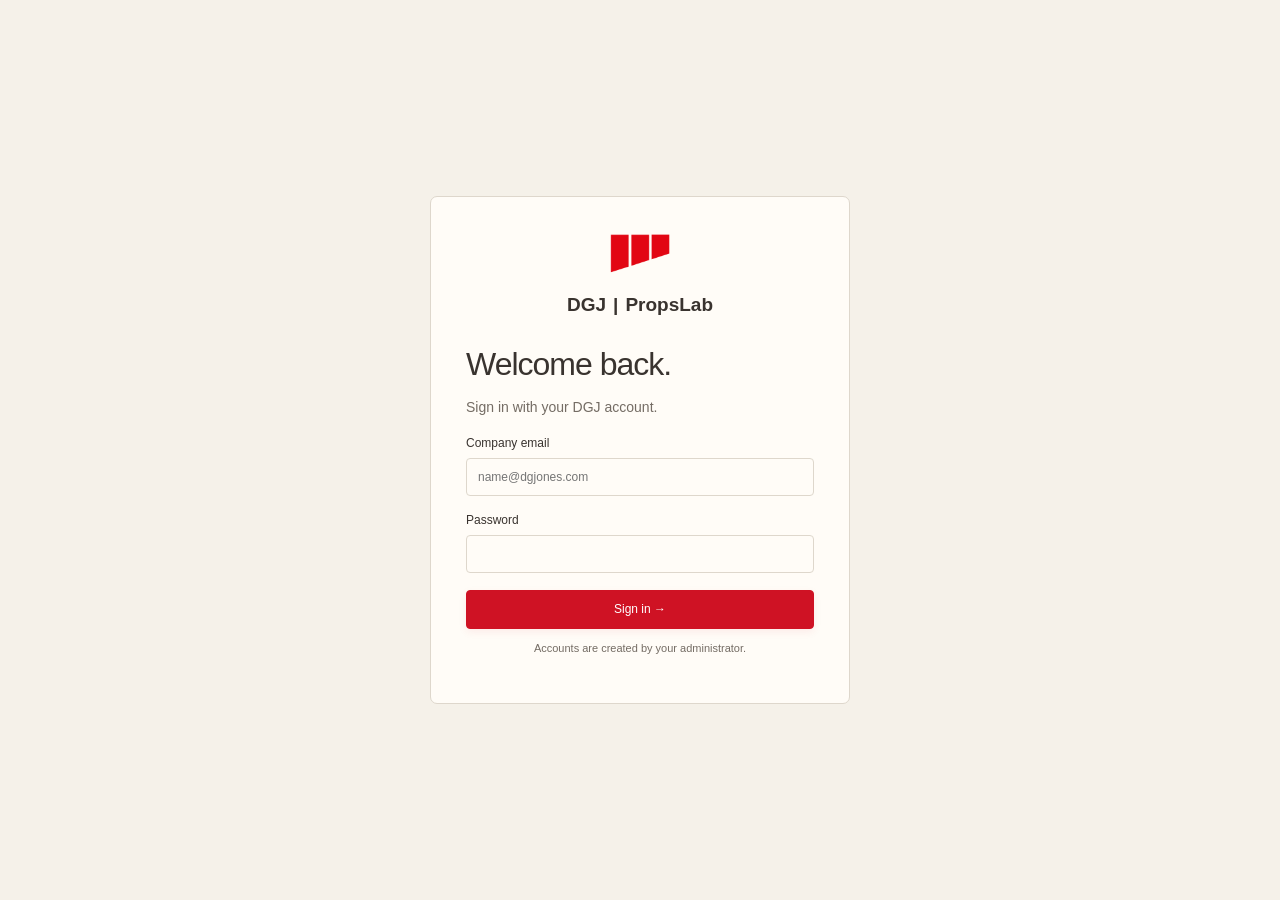
<file: index.html>
<!doctype html><html lang="en"><meta charset="utf-8"><meta name="description" content="PropsLab — DGJ proposal workspace interface prototype."><meta name="viewport" content="width=device-width,initial-scale=1"><link rel="icon" type="image/png" href="dgj-favicon.png?v=20261105"><title>PropsLab | DGJ Labs</title><link rel="stylesheet" href="style.css?v=20261117-r29">
<link rel="stylesheet" href="journey.css?v=20261117-r29">
<link rel="stylesheet" href="controls.css?v=20261117-r29">
<link rel="stylesheet" href="project-ai.css?v=20261117-r29">
<div id="auth"></div><div class="shell" hidden><aside class="sidebar"><div class="sidebar-logo"><img src="assets/dgj-emblem.png" alt="DG Jones & Partners"></div><div class="brand"><div class="brand-title"><b>DGJ</b><span class="brand-divider" aria-hidden="true">|</span><span>PropsLab</span></div></div><div class="navlabel">WORKSPACE</div><nav id="nav"></nav><div class="asidefoot"><div class="note">Built around your expertise.<br>Shaped for every opportunity.</div><div style="margin-top:25px"><span class="avatar"></span><br><small style="margin-left:46px">Proposal Manager</small></div></div></aside><div><header class="top"><span class="crumb">DGJ Labs <span style="padding:0 12px">/</span> <b id="crumb">Workspace</b></span><span class="prototype">INTERACTIVE PROTOTYPE <span class="pill" style="margin-left:15px">Sample workspace</span></span></header><main id="main"></main></div></div><dialog id="modal"></dialog><div class="toast" id="toast" role="status"></div>
<script src="app.js?v=20261117-r29"></script><script src="live.js?v=20261117-r29"></script><script src="workflow.js?v=20261117-r29"></script><script src="journey.js?v=20261117-r29"></script><script src="human-flow.js?v=20261117-r29"></script><script src="library-bd.js?v=20261117-r29"></script><script src="decisions.js?v=20261117-r29"></script><script src="flow-codes.js?v=20261117-r29"></script><script src="chat-files.js?v=20261117-r29"></script><script src="flow-layout.js?v=20261117-r29"></script><script src="workspace-r11.js?v=20261117-r29"></script><script src="dashboard-r13.js?v=20261117-r29"></script><script src="simplified-r14.js?v=20261117-r29"></script><script src="ai-connected.js?v=20261117-r29"></script><script src="library-files.js?v=20261117-r29"></script><script src="companion-clean.js?v=20261117-r29"></script><script src="ai-presentation.js?v=20261117-r29"></script><script src="project-ai.js?v=20261117-r29"></script></html>
</file>
<file: style.css>
:root{--red:#8c3036;--ink:#302d2a;--muted:#827c73;--paper:#f6f4ef;--line:#e6e1d8;--green:#487666}*{box-sizing:border-box}body{margin:0;font:14px Arial,sans-serif;color:var(--ink);background:var(--paper)}button,input,select,textarea{font:inherit}button{cursor:pointer;border:1px solid var(--line);background:white;color:inherit;border-radius:7px;padding:11px 16px}button:hover{border-color:var(--red)}button:focus-visible,input:focus-visible{outline:2px solid var(--red)}.primary{background:var(--red);color:white;border-color:var(--red)}.shell{display:grid;grid-template-columns:230px 1fr;min-height:100vh}aside{background:#ece8de;padding:30px 20px;display:flex;flex-direction:column;border-right:1px solid #ded8cc}.brand{font:italic 34px Georgia;color:var(--red);letter-spacing:-1.5px}.brand small{display:block;font:10px Arial;letter-spacing:3px;margin:10px 0 35px;color:#756c61}.navlabel{font-size:10px;letter-spacing:1.8px;color:var(--muted);margin:24px 12px 12px}nav button{display:block;border:0;background:transparent;width:100%;text-align:left;margin:4px 0;color:#6c665e;padding:13px 12px}nav button.active{background:#fffaf4;color:var(--red);font-weight:bold;box-shadow:0 2px 8px #302d2a05}.ico{display:inline-block;width:26px;font-size:17px}.asidefoot{margin-top:auto;padding:25px 10px 0;color:#786f64;font-size:12px}.avatar{display:inline-grid;place-items:center;border-radius:50%;width:34px;height:34px;background:#d9cebd;color:#655845;margin-right:8px}.top{height:76px;border-bottom:1px solid var(--line);display:flex;align-items:center;justify-content:space-between;padding:0 40px;background:#faf9f6}.crumb{color:var(--muted);font-size:12px}.pill{display:inline-block;padding:6px 9px;border-radius:5px;font-size:11px;background:#eee9de;color:#746854}.pill.green{background:#e6efe9;color:var(--green)}.pill.red{background:#f6e9e8;color:var(--red)}main{padding:35px 40px;max-width:1600px;margin:auto}.heading{display:flex;justify-content:space-between;align-items:center;margin-bottom:25px;gap:20px}h1{font:34px Georgia;margin:0 0 10px}h2{font:23px Georgia;margin:0 0 12px}h3{font-size:14px;margin:0 0 12px}p{line-height:1.6;color:var(--muted)}.eyebrow{font-size:10px;letter-spacing:2px;color:var(--red);font-weight:bold;margin-bottom:12px}.hero{background:#e9e2d4;display:flex;justify-content:space-between;align-items:center;padding:30px 35px;border-radius:10px;margin-bottom:25px;overflow:hidden}.hero h2{font-size:29px;max-width:460px}.hero p{margin-bottom:0;max-width:480px}.art{width:180px;height:135px;position:relative;transform:rotate(-9deg);margin:0 25px}.art:before,.art:after{content:'';position:absolute;background:#faf8f2;width:100px;height:130px;box-shadow:5px 6px 0 #d6cbbb;border-radius:3px;left:25px;top:0}.art:after{background:repeating-linear-gradient(#faf8f2 0 16px,#c8bfb0 17px 18px);transform:rotate(16deg);left:60px;top:15px;border:16px solid #faf8f2;border-top:25px solid var(--red)}.stats{display:grid;grid-template-columns:repeat(4,1fr);gap:16px;margin-bottom:28px}.card{background:#fff;border:1px solid var(--line);border-radius:9px;padding:23px}.stat span{font-size:12px;color:var(--muted)}.stat strong{display:block;font:32px Georgia;margin:12px 0 8px}.stat small{font-size:11px;color:var(--muted)}.row{display:flex;align-items:center;justify-content:space-between;gap:12px}.grid{display:grid;grid-template-columns:2fr 1fr;gap:23px}.muted{color:var(--muted)}.toolbar{display:flex;gap:10px;align-items:center;margin:20px 0}input,select,textarea{padding:11px;border:1px solid var(--line);border-radius:6px;background:white;color:var(--ink)}input[type=search]{min-width:240px}table{border-collapse:collapse;width:100%;text-align:left}th{font-size:10px;letter-spacing:1px;color:var(--muted);font-weight:normal;background:#faf9f6}td,th{padding:17px 13px;border-bottom:1px solid var(--line)}td{font-size:12px}td strong{display:block;font-size:13px;margin-bottom:5px}.link{border:0;background:none;padding:3px;color:var(--red)}.bar{height:5px;background:#eee9e2;border-radius:5px;margin-top:8px}.bar i{display:block;background:var(--red);height:100%;border-radius:5px}.deadline{border-bottom:1px solid var(--line);padding:18px 0}.date{font:24px Georgia;color:var(--red);float:left;margin-right:16px}.date small{display:block;font:9px Arial;letter-spacing:1px;margin-top:4px}.deadline strong{font-size:12px}.deadline p{font-size:11px;margin:5px 0}.steps{display:flex;gap:6px;margin:0 0 25px;flex-wrap:wrap}.steps button{font-size:11px;padding:10px 12px;background:transparent}.steps button.active{background:var(--red);color:white;border-color:var(--red)}.formgrid{display:grid;grid-template-columns:1fr 1fr;gap:22px}label{display:block;font-size:12px;margin-bottom:8px}label input,label select{width:100%;display:block;margin-top:9px}.bottom{display:flex;justify-content:space-between;margin-top:25px}.upload{padding:40px;text-align:center;border:1px dashed #bdb2a1;border-radius:8px;background:#faf8f3;margin:20px 0}.builder{display:grid;grid-template-columns:190px 1fr 260px;gap:16px}.sections button{width:100%;text-align:left;margin-bottom:7px;border:0;font-size:12px;background:transparent}.sections button.active{background:#f1e8df;color:var(--red)}textarea{width:100%;resize:vertical;line-height:1.9;min-height:360px;border:0;font:15px/1.9 Georgia}.note{padding:13px;background:#f7f3ec;border-radius:6px;font-size:12px;line-height:1.7;margin:12px 0}.check{display:flex;gap:10px;align-items:center;padding:16px 0;border-bottom:1px solid var(--line)}dialog{border:1px solid var(--line);border-radius:10px;max-width:620px;width:90%;padding:30px}dialog::backdrop{background:#302d2a65}.toast{position:fixed;left:50%;top:24px;transform:translateX(-50%);background:#302d2a;color:white;padding:14px 24px;border-radius:8px;z-index:10;display:none}.prototype{font-size:10px;color:#8a8176;letter-spacing:1px}.empty{padding:30px;text-align:center}.file{color:var(--red)}@media(max-width:1100px){.builder{grid-template-columns:160px 1fr}.builder>.card:last-child{grid-column:1/-1}.grid{grid-template-columns:1fr}.stats{gap:8px}.card{padding:18px}}@media(max-width:750px){.shell{grid-template-columns:1fr}aside{padding:16px;display:block}.brand small,.navlabel,.asidefoot{display:none}nav{display:flex;overflow:auto}nav button{white-space:nowrap;width:auto}.brand{font-size:26px}.top{padding:15px;height:auto}main{padding:23px 16px}.stats{grid-template-columns:1fr 1fr}.hero{padding:24px}.art{display:none}.heading{align-items:flex-start}h1{font-size:28px}.formgrid,.builder{grid-template-columns:1fr}.tablewrap{overflow:auto}.sections{display:flex;overflow:auto}.sections button{white-space:nowrap}.toolbar{flex-wrap:wrap}}
/* DGJ identity and shell matched to the supplied CRM frontend. */
:root{--red:#cf1224;--ink:#39332f;--muted:#746c64;--paper:#fffcf7;--line:#ded7cc;--ivory:#f5f1e9;--blush:#fae9e6}
body{background:var(--ivory);font:14px Arial,Helvetica,sans-serif;-webkit-font-smoothing:antialiased}
.shell{display:block}aside{position:fixed;width:174px;inset:0 auto 0 0;padding:0;background:var(--ivory);border-right:1px solid var(--line);z-index:2;overflow-y:auto}
.shell>div{margin-left:174px}.brand{font:22px Arial;letter-spacing:1px;color:var(--ink);padding:12px 18px 5px}.brand small{font:9px Arial;letter-spacing:1.5px;margin:7px 0 12px;color:var(--muted)}
.sidebar-logo{height:46px;min-height:46px;display:flex;justify-content:center;overflow:hidden;padding-top:6px}.sidebar-logo img{width:44px;height:44px;object-fit:contain}
.navlabel{margin:18px 20px 8px;font-size:9px}nav{padding:10px}nav button{font-size:14px;min-height:40px;padding:10px 12px;border-radius:4px;margin:4px 0;color:#5b574d;display:flex;align-items:center;gap:10px}nav button.active{background:var(--blush);color:var(--red);box-shadow:inset 3px 0 var(--red)}.ico{width:22px;flex-shrink:0}.ico svg{display:block;width:21px;height:21px;fill:none;stroke:currentColor;stroke-width:1.7;stroke-linecap:round;stroke-linejoin:round}
.asidefoot{padding:16px 14px 22px;font-size:11px}.asidefoot .note{padding:10px 5px;background:none;font:italic 17px/1.4 Georgia;color:#8e887c}.asidefoot small{margin-left:0!important;display:block;margin-top:5px}.avatar{background:#666257;color:white;width:30px;height:30px;font-size:11px}
.top{height:52px;padding:0 20px;background:var(--ivory)}main{padding:25px 20px 44px;max-width:none;margin:0}h1{font:400 32px/1.15 Georgia;letter-spacing:-1px}h2,h3{font-family:Arial,Helvetica,sans-serif;font-weight:600;letter-spacing:-.3px}h2{font-size:18px}.heading{margin-bottom:20px}.heading p{font-size:13px}.eyebrow{font-size:9px;letter-spacing:1.5px}.card{background:var(--paper);border-color:var(--line);border-radius:4px;padding:18px}.hero{background:#eee9df;padding:22px 26px;border-radius:4px;margin-bottom:18px}.hero h2{font:28px/1.2 Georgia}.hero p{font-size:12px}.art{height:105px;transform:scale(.8) rotate(-9deg)}.stats{gap:14px;margin-bottom:18px}.stat strong{font:bold 26px Georgia;margin:8px 0}.stat{padding:15px}.stat span{font-size:12px}.stat small{font-size:10px}.grid{gap:14px}button,input,select{border-radius:4px;font-size:12px}button{padding:10px 14px}.primary{background:var(--red);box-shadow:0 3px 9px #cf122412}.primary:hover{background:#af0c1d}input,select,textarea{background:var(--paper)}th{background:#eee9df}td,th{padding:14px 11px}.pill{border-radius:3px}.note{background:#f3eee5}.steps{gap:5px}.steps button{font-size:10px;border-radius:4px;padding:10px}.sections button.active{background:var(--blush)}.bar i{background:var(--red)}.link{color:#af0c1d}.toast{background:#605b55}.upload{background:#faf7f1}.prototype{font-size:9px}.hero .eyebrow{color:var(--red)}
@media(max-width:1100px){.grid{grid-template-columns:1fr}.builder{grid-template-columns:160px 1fr}.builder>.card:last-child{grid-column:1/-1}}
@media(max-width:750px){aside{width:62px;padding:0}.shell>div{margin-left:62px}.brand,.navlabel,.asidefoot{display:none}.sidebar-logo{height:60px;padding-top:8px}nav{display:block;overflow:visible;padding:5px}nav button{font-size:0;width:100%;padding:11px;gap:0;min-height:42px}nav .ico{font-size:18px}.top{padding:10px;height:auto;min-height:52px}.prototype{font-size:8px}.prototype .pill{display:none}main{padding:20px 10px}.stats{grid-template-columns:1fr 1fr}.heading{gap:10px}.heading h1{font-size:26px}.hero{padding:20px}.builder{grid-template-columns:1fr}.builder>.card:last-child{grid-column:auto}.sections{display:flex}.sections h3{display:none}.sections button{width:auto}.formgrid{grid-template-columns:1fr}.grid{grid-template-columns:1fr}}
td:first-child>.link{display:block;text-align:left;margin-bottom:5px}.card{min-width:0}.steps button{white-space:nowrap}

/* PropsLab wordmark */
.brand{padding:12px 10px 5px;letter-spacing:0}.brand-divider{color:#a49b90;font-weight:400}.brand small{text-align:center;font-size:8px;letter-spacing:1.15px;margin-top:9px}

/* CRM header match: crop only the secondary DGJ lettering from the existing emblem. */
.sidebar-logo{height:52px;min-height:52px;padding:8px 0 0;display:block;text-align:center;overflow:hidden}
.sidebar-logo img{display:inline-block;width:64px;height:auto;max-width:none;object-fit:contain;clip-path:inset(0 0 29% 0)}
.brand{padding:10px 7px 5px}.brand-divider{font-size:21px;color:#9c968b}.brand small{font:8px/1.4 Arial;letter-spacing:1.1px;margin:8px 0 12px}
@media(max-width:750px){.sidebar-logo{height:48px;min-height:48px;padding-top:8px}.sidebar-logo img{width:46px}}

/* Explicit AI entry points in the shared DGJ visual system. */
.heading-actions{display:flex;align-items:center;gap:12px;flex-wrap:wrap}.ai-button{white-space:nowrap;font-weight:600}.ai-context{display:flex;align-items:center;justify-content:space-between;gap:16px;background:#fae9e6;border:1px solid #e9c8c4;border-radius:4px;padding:13px 16px;margin:0 0 20px}.ai-context>div{display:flex;align-items:center;gap:16px}.ai-context b{color:var(--red);white-space:nowrap;font-size:13px}.ai-context span{font-size:12px;color:var(--muted)}.ai-outline{background:var(--paper);border-color:#d7aaa5;color:#af0c1d;white-space:nowrap}.ai-status{display:inline-block;font-size:10px;color:#8a6529;background:#fbf0dc;border-radius:4px;padding:6px 9px}.ai-inline-actions{display:grid;gap:8px;margin:18px 0}.ai-inline-actions button{text-align:left;color:#af0c1d;background:#faf1ec;font-size:12px}.ai-task-grid{display:grid;grid-template-columns:repeat(3,minmax(0,1fr));gap:14px;margin:20px 0}.ai-task{display:flex;flex-direction:column;align-items:flex-start;text-align:left;gap:12px;background:var(--paper);border:1px solid var(--line);padding:22px;border-radius:4px}.ai-task-icon{display:grid;place-items:center;width:35px;height:35px;background:var(--blush);color:var(--red);font-size:23px;border-radius:5px}.ai-task strong{font-size:14px}.ai-task>span:not(.ai-task-icon){font-size:12px;line-height:1.7;color:var(--muted)}.ai-task small{color:var(--red);font-size:11px;margin-top:auto}.ai-dialog{max-width:850px;max-height:88vh;overflow:auto}.ai-dialog .ai-task-grid{grid-template-columns:repeat(2,minmax(0,1fr))}.ai-dialog .row{align-items:flex-start}.ai-details{padding:20px 0}.ai-details h3{margin:12px 0 5px}.ai-details p{font-size:13px;margin:0 0 18px}.ai-welcome{margin-bottom:20px}button:disabled{opacity:.55;cursor:not-allowed}@media(max-width:900px){.ai-task-grid{grid-template-columns:repeat(2,minmax(0,1fr))}.ai-context,.ai-context>div{align-items:flex-start;flex-direction:column;gap:10px}}@media(max-width:550px){.ai-task-grid,.ai-dialog .ai-task-grid{grid-template-columns:1fr}.heading-actions{gap:8px}.ai-context .ai-outline{white-space:normal;text-align:left}}

.settings-card{max-width:950px}.settings-card .check{justify-content:space-between}.settings-card .check p{font-size:12px;margin:7px 0}.sidebar nav button{font-size:12px;gap:9px}.sidebar .asidefoot{padding-top:10px}.sidebar .asidefoot .note{font-size:15px}@media(max-width:750px){.sidebar nav button{font-size:0}.settings-card .check{align-items:flex-start;flex-wrap:wrap}}

[hidden]{display:none!important}#auth{min-height:100vh;display:grid;place-items:center;padding:25px}.login-card{width:420px;max-width:100%;padding:35px;background:var(--paper);border:1px solid var(--line);border-radius:7px}.login-card h1{margin-top:30px}.login-card label{margin:17px 0}.login-card input{width:100%;margin-top:8px}.login-card .full{width:100%}.login-emblem{height:47px;overflow:hidden;text-align:center;margin:0 0 15px}.login-emblem img{width:64px;clip-path:inset(0 0 29% 0)}.login-note{font-size:11px;text-align:center}.form-error{color:#b00;font-size:12px}.account-live{display:flex;gap:9px;align-items:center;margin-top:18px}.account-live small{margin:5px 0 0!important}.account-live b{font-size:12px}.signout{width:100%;text-align:left;margin-top:15px;background:#fae9e6;color:#af0c1d;border:0}.compact-area{font:14px/1.7 Arial;min-height:120px;border:1px solid var(--line);margin-top:9px}.member-picker{max-height:280px;overflow:auto;border:1px solid var(--line);padding:12px;margin:12px 0}.member-picker input[type=search]{position:sticky;top:0;min-width:0;width:100%}.member-choice input,.check input[type=checkbox]{width:auto;margin:0;flex-shrink:0}.settings-card label{margin-bottom:15px}.settings-card label input{display:block;margin-top:8px;width:100%}.card textarea[readonly],input[readonly]{background:#f5f1e9}.formgrid select{width:100%;margin-top:9px}dialog form>label{margin:15px 0}dialog form>label input,dialog form>label select{width:100%;margin-top:8px}.ai-context{margin-top:12px}
.workflow-banner{display:flex;align-items:center;justify-content:space-between;gap:24px;background:#ede8de;border:1px solid #dfd6c9;border-left:4px solid #e60012;padding:24px 28px;margin:0 0 24px;border-radius:10px}.workflow-banner h2{font-size:28px;margin:8px 0}.workflow-banner p{margin:0}.lifecycle-steps{flex-wrap:wrap;gap:6px}.lifecycle-steps button{font-size:12px;padding:10px}.scope-list{margin:20px 0}.scope-item{display:grid;grid-template-columns:2fr 1fr 1fr 1.5fr;gap:15px;align-items:start;border-bottom:1px solid #e5dfd6;padding:18px 0}.scope-item small,.gate small,td small{display:block;margin-top:7px;color:#756f66}.scope-item label{font-size:11px}.scope-item b{font-size:13px;line-height:1.5}.gate{padding:20px;border:1px solid #e2dbd2;border-radius:10px;margin:16px 0;background:#faf8f4}.gate.done{border-left:3px solid #3b7961}.gate button{margin-top:14px}details{border-bottom:1px solid #e5dfd6;padding:14px 0}summary{cursor:pointer;font-weight:600}td input,td select{min-width:140px}label textarea{width:100%}@media(max-width:1000px){.scope-item{grid-template-columns:1fr 1fr}.workflow-banner{align-items:flex-start;flex-direction:column}}@media(max-width:600px){.scope-item{grid-template-columns:1fr}.workflow-banner h2{font-size:23px}.lifecycle-steps{max-height:180px;overflow:auto}}

/* Shared DGJ wordmark: match TenderLab's 19px Arial bold lockup. */




/* Single shared wordmark definition for sidebar and authentication. */
.sidebar .brand-title,.login-card .brand-title{display:flex;align-items:center;justify-content:center;gap:7px;white-space:nowrap;font-family:Arial,Helvetica,sans-serif!important;font-size:19px!important;font-style:normal!important;font-weight:700!important;line-height:1.15!important;letter-spacing:0!important;color:#39332f}
.sidebar .brand-title b,.sidebar .brand-title>span:last-child,.login-card .brand-title b,.login-card .brand-title>span:last-child{font:inherit!important;letter-spacing:0!important}
.sidebar .brand-title .brand-divider,.login-card .brand-title .brand-divider{font-family:Arial,Helvetica,sans-serif;font-size:19px;font-style:normal;font-weight:700;line-height:1.15;color:#39332f}

.sidebar-brand-footer{margin-top:24px;padding-top:14px;border-top:1px solid var(--line);text-align:center;color:var(--muted);font:400 8px/1.6 Arial,Helvetica,sans-serif;letter-spacing:1.1px}.sidebar-brand-footer>div+div{margin-top:4px}
</file>
<file: journey.css>
.journey-hero{display:flex;justify-content:space-between;align-items:center;gap:30px;background:#eae4d8;border:1px solid #ddd3c4;border-left:4px solid #cf1224;border-radius:12px;padding:30px;margin:20px 0}.journey-hero h2{font-size:32px;margin:10px 0}.journey-hero>span{font-size:70px;color:#cf1224}.phase-summary{display:grid;grid-template-columns:repeat(3,1fr);gap:16px;margin:24px 0}.phase-summary small{font-size:10px;letter-spacing:1.5px;color:#a00}.phase-summary h3{margin:14px 0}.phase-summary strong{font-size:28px}.maintenance-teaser{display:flex;justify-content:space-between;align-items:center;gap:15px;margin-top:20px}.start-options{display:grid;grid-template-columns:1fr 1fr;gap:18px;margin-bottom:28px}.start-options label{display:grid;grid-template-columns:22px 1fr;gap:8px;padding:24px;border:1px solid var(--line);border-radius:10px;cursor:pointer}.start-options label:has(input:checked){border-color:#cf1224;background:#fff7f3}.start-options input{grid-row:span 2;width:auto}.start-options span{font-size:12px;color:var(--muted);line-height:1.6}.journey-phases{display:grid;grid-template-columns:repeat(3,minmax(0,1fr));gap:12px;margin:20px 0}.journey-phases>button{display:grid;grid-template-columns:35px 1fr;gap:5px;text-align:left;padding:18px}.journey-phases>button>span{grid-row:span 2;font-size:23px;color:#b2a89a}.journey-phases small{font-size:10px;color:var(--muted)}.journey-phases>button.active{background:#fff7f2;border-color:#cf1224}.journey-grid{display:grid;grid-template-columns:175px minmax(0,1fr) 300px;gap:16px;align-items:start}.journey-grid.without-companion{grid-template-columns:175px minmax(0,1fr)}.task-nav{padding:12px 4px;position:sticky;top:12px;max-height:85vh;overflow:auto}.task-nav>button{border:0;background:none;width:100%;display:flex;gap:10px;text-align:left;padding:12px 8px;font-size:12px;line-height:1.5}.task-nav small{display:block;font-size:9px;color:var(--muted);margin-top:3px}.task-nav>button.active{background:#fff1ed;border-radius:6px;color:#ad0f1e}.task-heading{padding:20px 0}.task-heading h2{margin-bottom:14px}.task-work{min-width:0}.task-work>.card,.task-work>.grid,.task-work>.builder{margin-bottom:18px}.task-work .grid,.task-work .builder{display:grid;grid-template-columns:1fr}.task-work .builder .sections{display:flex;flex-wrap:wrap;gap:5px}.task-work .sections h3{width:100%}.task-work .sections button{width:auto}.task-actions{display:flex;flex-wrap:wrap;gap:10px;align-items:center}.task-actions>p{width:100%;overflow-wrap:anywhere}.companion{position:sticky;top:12px;border:1px solid #e1d6c8;border-radius:12px;background:#fffcf7;overflow:hidden;min-width:0}.companion-head{display:flex;justify-content:space-between;align-items:center;padding:18px 15px 8px}.companion-head .eyebrow{font-size:8px}.companion-head h3{margin:0}.companion-head button{border:0;background:none;font-size:20px;padding:0}.companion-context{padding:0 15px;font-size:11px;line-height:1.6}.companion-tabs{display:flex;gap:4px;padding:8px}.companion-tabs button{font-size:11px;padding:9px 7px;background:none;border:0}.companion-tabs .active{background:#f3e9df;color:#ad0f1e}.message-list{max-height:360px;overflow:auto;padding:10px}.message{padding:12px;border-radius:9px;background:#f3eee7;font-size:12px;margin-bottom:10px;overflow-wrap:anywhere;line-height:1.7}.message.user{background:#fae5e0;margin-left:16px}.message.assistant{border-left:2px solid #cf1224;background:#fff}.message div{white-space:pre-wrap}.message small{display:block;font-size:9px;color:var(--muted);margin-bottom:6px}.companion-empty{padding:15px;font-size:12px}.companion>.muted{display:block;padding:0 15px;font-size:9px;line-height:1.5}.chat-label{display:block;padding:10px 15px 0;font-size:10px}.chat-label textarea{min-height:90px;max-height:180px;border:1px solid var(--line);font:12px/1.6 Arial;padding:10px;margin-top:5px}.companion-actions{display:flex;gap:8px;padding:8px 15px}.companion-actions button{font-size:11px;flex:1;padding:10px}.companion-disclosure{font-size:9px;padding:0 15px 10px;line-height:1.6}#modal .tablewrap{max-height:60vh;overflow:auto}#modal:has(.tablewrap){max-width:1000px}td small{display:block;margin-top:6px}td p{font-size:11px;margin:5px 0}.scope-item{grid-template-columns:1fr 1fr}.scope-item>div{grid-column:1/-1}.tablewrap{overflow:auto}@media(max-width:1250px){.journey-grid{grid-template-columns:160px minmax(0,1fr)}.companion{position:fixed;right:16px;top:90px;width:320px;max-height:calc(100vh - 110px);overflow:auto;box-shadow:0 15px 70px #40302444;z-index:6}.message-list{max-height:30vh}}@media(max-width:750px){.phase-summary{grid-template-columns:1fr}.journey-phases>button{padding:10px;grid-template-columns:1fr}.journey-phases>button>span{font-size:15px}.journey-phases b{font-size:11px}.journey-grid,.journey-grid.without-companion{grid-template-columns:1fr}.task-nav{position:static;display:flex;flex-wrap:nowrap;max-height:120px;overflow:auto}.task-nav .eyebrow{display:none}.task-nav>button{min-width:140px}.start-options{grid-template-columns:1fr}.companion{width:min(320px,calc(100vw - 85px));right:10px}.journey-hero{padding:20px}.journey-hero h2{font-size:25px}.journey-hero>span{display:none}.maintenance-teaser{align-items:flex-start;flex-direction:column}}

.round-bar{display:flex;justify-content:space-between;align-items:center;gap:14px;margin-bottom:24px}.round-bar button{font-size:11px;margin:3px}.round-bar .active{border-color:#cf1224;color:#b10c1e}.reject-button{color:#b10c1e}.phase-documents{margin-bottom:16px}.phase-documents button{font-size:11px;margin:4px}.phase-documents p{font-size:12px}.output-review{margin-top:10px;border-top:1px solid #e6d7c9;padding-top:10px}.output-review b{font-size:10px}.output-review button{font-size:10px;margin-top:7px}.round-bar+.heading{margin-top:10px}@media(max-width:750px){.round-bar{align-items:flex-start;flex-direction:column}}

.library-main-cards{display:grid;grid-template-columns:repeat(3,minmax(0,1fr));gap:20px}.library-main-card{text-align:left;min-height:220px;width:100%;display:flex;flex-direction:column;align-items:stretch;cursor:pointer}.library-main-card h2{font-size:22px;margin:20px 0 10px}.library-main-card p{color:var(--muted,#776f64);line-height:1.6;flex:1}.library-main-card>div{border-top:1px solid #e2d9cd;padding-top:16px}.library-main-card>div span{float:right;color:#d00920}.library-main-card:hover{border-color:#d00920;box-shadow:0 5px 20px #302d2910}@media(max-width:1000px){.library-main-cards{grid-template-columns:repeat(2,minmax(0,1fr))}}@media(max-width:600px){.library-main-cards{grid-template-columns:1fr}}

.decision-panel{border-top:3px solid #d00920}.decision-panel h2{margin:10px 0 20px}.decision-panel select{max-width:520px}.decision-panel fieldset{min-width:0}

.source-code-strip{margin-bottom:20px;padding:14px 0;border-bottom:1px solid #e3dcd1;font-size:13px}.source-code-refs{display:grid;gap:8px;margin:12px 0;color:#746c61}.source-code-refs small{margin-right:6px}.source-code-strip>button{margin-top:10px}

.chat-attachments{border-top:1px solid #ded5c8;padding:12px 0;margin-top:12px}.chat-file,.chat-library-choice{border:1px solid #ded5c8;background:#fffcf6;border-radius:8px;padding:10px;margin:8px 0;overflow-wrap:anywhere}.chat-file small,.chat-library-choice small{display:block;color:#786f63;margin:5px 0}.chat-library-choice{display:flex;flex-wrap:wrap;gap:8px;align-items:center}.chat-library-choice small{flex:1}
/* Readable three-phase maps and per-step ownership */
.flow-dialog{width:min(96vw,1700px);max-width:96vw;max-height:94vh;padding:24px}.flow-toolbar{display:flex;justify-content:space-between;gap:16px;align-items:center;position:sticky;top:0;background:#fffcf6;z-index:5;padding:8px 0}.flow-toolbar>div{display:flex;align-items:center;gap:10px}.flow-dialog-grid{display:grid;grid-template-columns:minmax(0,1fr);gap:20px}.flow-dialog-grid.with-assignment{grid-template-columns:minmax(0,1fr) 310px}.flow-scroll{overflow:auto;max-height:65vh;border:1px solid #dfd7ca;background:#f5f3ed;border-radius:10px}.flow-plane{position:relative;transform-origin:top left}.flow-connectors{position:absolute;inset:0;pointer-events:none}.flow-connectors>path{fill:none;stroke:#9b9287;stroke-width:2}.flow-connectors>path.feedback{stroke:#ce1430;stroke-dasharray:8 5}.flow-connectors text{font:600 13px Arial;fill:#675c4e;paint-order:stroke;stroke:#f5f3ed;stroke-width:5;stroke-linejoin:round;text-anchor:middle}.flow-connectors .feedback-label{fill:#ce1430}.flow-node{position:absolute;width:290px;height:130px;display:flex;flex-direction:column;align-items:center;justify-content:center;gap:8px;margin:0;padding:15px 20px;border:2px solid #d0c5b6;border-radius:8px;white-space:normal;line-height:1.35;text-align:center;box-shadow:0 3px 8px #302d2910;opacity:1!important;color:#332d29!important;font:15px/1.35 Arial!important}.flow-node b{font-size:19px}.flow-node span{display:block}.flow-node small{font-size:13px;font-weight:700}.flow-node.action{background:#dceffc;border-color:#70a6d5}.flow-node.io{background:#eae8e3;border-color:#b6b0a7}.flow-node.decision{background:#ebe1fb;border-color:#9770c8;clip-path:polygon(50% 0,100% 50%,50% 100%,0 50%);height:155px;padding:20px 48px}.flow-node.terminal{background:#ddefdf;border-color:#79a285;border-radius:70px}.flow-node.assigned{box-shadow:0 0 0 3px #5e8069}.flow-node.selected{outline:5px solid #d00920;outline-offset:4px}.flow-node:not(:disabled){cursor:pointer}.flow-node:not(:disabled):hover{filter:brightness(.96)}.flow-assignment-panel{background:#fffcf6;border:1px solid #e3dace;border-radius:10px;padding:18px;max-height:65vh;overflow:auto}.flow-user-list{max-height:260px;overflow:auto}.flow-user-list label{display:flex;gap:10px;align-items:center;padding:10px 0;border-bottom:1px solid #e8dfd2}.flow-user-list input[type=radio]{width:auto}.flow-user-list small{display:block;color:#73695e}.flow-legend{display:flex;flex-wrap:wrap;gap:20px;padding:20px 0;font-size:13px}.flow-legend>span{display:flex;gap:7px;align-items:center}.flow-legend i{width:20px;height:14px;display:inline-block;border:1px solid #bbb}.flow-legend i.action{background:#dceffc}.flow-legend i.io{background:#eae8e3}.flow-legend i.decision{background:#ebe1fb;transform:rotate(45deg);width:14px}.flow-legend i.terminal{background:#ddefdf;border-radius:10px}.flow-legend .return-key{color:#ce1430}.companion-scope{margin:12px 0;line-height:1.6;font-size:12px}.project-recorded-events{font-size:12px;padding:14px 0;border-top:1px solid #e1d7ca}@media(max-width:900px){.flow-dialog-grid.with-assignment{grid-template-columns:1fr}.flow-assignment-panel{max-height:45vh}.flow-scroll{max-height:55vh}}

.step-owner-line{display:flex;align-items:center;gap:10px;padding:10px 0;color:#6d6256;font-size:13px}.step-owner-line button{margin-left:auto}.flow-node.decision.selected{filter:drop-shadow(0 0 5px #d00920)}

/* r12: keep the assignment card inside the map grid, independent of the site sidebar. */
.flow-dialog{margin:auto;box-sizing:border-box;overflow:auto}.flow-dialog-grid{width:100%;min-width:0;align-items:start}.flow-dialog-grid.with-assignment{grid-template-columns:minmax(0,1fr) minmax(290px,340px)}.flow-dialog-grid>.flow-scroll{min-width:0;width:100%}.flow-dialog .flow-assignment-panel{position:static;inset:auto;z-index:auto;width:100%;min-width:0;height:auto;max-height:65vh;margin:0;display:block;overflow:auto;border:1px solid #e3dace;padding:18px;box-sizing:border-box}.flow-assignment-panel h3,.flow-assignment-panel p,.flow-user-list small{overflow-wrap:anywhere}.flow-assignment-panel input[type=search]{width:100%;min-width:0}.flow-assignment-panel .flow-user-option>span{min-width:0}.flow-assignment-panel form>button{width:100%}@media(max-width:900px){.flow-dialog-grid.with-assignment{grid-template-columns:minmax(0,1fr)}.flow-dialog .flow-assignment-panel{max-height:45vh}.flow-toolbar{flex-wrap:wrap}}
/* R13: consistent Avenir Next typography, section shortcuts and reference/report views. */
:root{--propslab-font:'Avenir Next','Avenir',Arial,sans-serif}
body,button,input,select,textarea,h1,h2,h3,h4,.brand-title,.flow-node{font-family:var(--propslab-font)}
.brand-title,.brand-title b,.brand-title .brand-divider{font-weight:600}
.library-main-card{text-align:left;cursor:default;display:flex;flex-direction:column;align-items:stretch}
.library-heading-link{border:0;background:none;padding:0;text-align:left;font:inherit;color:inherit}
.library-shortcuts{padding-left:20px;margin:0 0 22px;flex:1}
.library-shortcuts li{padding:4px 0;color:var(--red,#ce1430)}
.library-shortcuts button{border:0;background:none;text-align:left;padding:3px 0;font-weight:400;text-decoration:underline;text-underline-offset:3px;color:inherit;line-height:1.5}
.home-tabs{margin-bottom:24px}.workflow-source-scroll{max-width:100%;max-height:78vh;overflow:auto;background:#fff;border:1px solid #ded7cd;border-radius:8px;margin-top:18px}
.workflow-source-scroll img{display:block;width:2000px;max-width:none;height:auto}
.source-sheet-tools{display:flex;align-items:center;gap:20px;flex-wrap:wrap}.source-sheet-tools span{font-size:12px;color:#70675d}
.project-code{display:block;font-size:11px;letter-spacing:.04em;margin-top:5px;overflow-wrap:anywhere}

.sidebar .brand-title,.login-card .brand-title,.sidebar .brand-title .brand-divider,.login-card .brand-title .brand-divider{font-family:var(--propslab-font)!important;font-weight:700!important}
.hero h2,.stat strong{font-family:var(--propslab-font)}

@font-face{font-family:'Avenir Next';src:local('AvenirNext-Regular'),local('Avenir Next Regular');font-weight:400;font-display:swap}
@font-face{font-family:'Avenir Next';src:local('AvenirNext-DemiBold'),local('Avenir Next Demi Bold');font-weight:600;font-display:swap}
@font-face{font-family:'Avenir Next';src:local('AvenirNext-Bold'),local('Avenir Next Bold');font-weight:700;font-display:swap}
/* R14: outcome-based steps, progressive disclosure and direction-aware registers. */
.source-mapping{font-size:11px;margin-top:14px;color:#756b60}.source-mapping summary{cursor:pointer}
.simple-confirm-actions{display:flex;gap:10px;flex-wrap:wrap}.simple-confirm-actions button{min-width:110px}
.task-work>details{margin:16px 0}.task-work>details>summary{font-weight:600;padding:15px;background:#eee8df;border-radius:5px;cursor:pointer}
.document-kind-section{margin-top:28px}.document-kind-section h3{display:flex;align-items:center;gap:10px}
.document-report-counts{display:flex;gap:10px;flex-wrap:wrap;margin:15px 0}
.simplified-map{display:grid;grid-template-columns:repeat(auto-fit,minmax(170px,1fr));gap:12px;margin:16px 0 26px}.simplified-map>div{border:1px solid #ddd4c8;border-top:3px solid #ce1430;border-radius:6px;padding:15px;display:flex;flex-direction:column;gap:8px;background:#faf7f1}.simplified-map span{font-size:10px;color:#ce1430}.simplified-map small{color:#73695f;line-height:1.5}

.milestone-action{display:inline-flex;flex-direction:column;gap:6px;margin:4px 8px 4px 0;vertical-align:top;max-width:260px}.milestone-action small{font-size:11px;line-height:1.5;color:#776b61}
.ai-action-picker{display:grid;gap:10px;padding:12px 16px;border-top:1px solid var(--line,#ded5c8)}
.ai-action-picker label{display:grid;gap:6px}.ai-action-picker select{width:100%;min-width:0;padding:9px;background:#fffdf8;border:1px solid #ded5c8;border-radius:4px;font:inherit}.ai-action-picker .ai-search-toggle{display:flex;align-items:center;gap:8px}.ai-action-picker input[type=checkbox]{width:auto}.ai-action-picker small{font-size:11px;line-height:1.6}
.message>div{white-space:pre-wrap;overflow-wrap:anywhere}

.batch-files:empty{display:none}.batch-files{margin:12px 0}.batch-file{display:grid;grid-template-columns:minmax(0,1fr) minmax(160px,1fr);gap:12px;padding:12px 0;border-bottom:1px solid #ded5c8}.batch-file b{overflow-wrap:anywhere}.batch-file small{display:block}.batch-file .form-error{grid-column:1/-1}@media(max-width:600px){.batch-file{grid-template-columns:1fr}}

.library-file-names{padding-left:16px;margin:8px 0;min-width:200px}.library-file-names button,.file-name-button{border:0;background:none;padding:3px 0;color:#b51021;text-align:left;text-decoration:underline;overflow-wrap:anywhere}.library-file-names small{display:block}.library-file-item{display:flex;justify-content:space-between;gap:20px;padding:16px 0;border-bottom:1px solid #ded5c8}.library-file-item>div{min-width:0}.library-file-item small{display:block}.library-pdf-preview{width:100%;height:65vh;border:1px solid #ded5c8;background:#fff}.library-text-preview{max-height:60vh;overflow:auto;border:1px solid #ded5c8;padding:16px}.library-text-preview pre{font:inherit;white-space:pre-wrap;overflow-wrap:anywhere}.library-text-preview section{margin-bottom:20px}@media(max-width:600px){.library-file-item{display:block}.library-file-item>div+div{margin-top:10px}}

.companion-project{display:grid;gap:5px;padding:12px 16px;border-bottom:1px solid #ded5c8}.companion-project small{font-size:11px;line-height:1.5;color:#70675e}.companion-compose{padding:12px 16px}.companion-compose .chat-label{margin:0;padding:0}.companion-compose textarea{min-height:110px;width:100%;resize:vertical}.companion-suggestions,.companion-file-tools{display:flex;flex-wrap:wrap;gap:6px;margin-bottom:12px}.companion-suggestions button{font-size:11px;padding:6px 8px}.companion-file-tools{margin-top:10px}.companion-send{display:flex;align-items:center;gap:12px;margin:14px 0}.companion-send small{flex:1;font-size:11px;line-height:1.6}.companion-send .primary{min-width:90px}.companion-selected-files{display:grid;gap:6px}.companion-selected-files>div{display:flex;align-items:center;gap:8px;padding:8px;background:#f2ede5;border-radius:5px}.companion-selected-files span{flex:1;overflow-wrap:anywhere;font-size:12px}.companion-options{border-top:1px solid #ded5c8;padding-top:10px}.companion-options summary{cursor:pointer;font-size:12px}.companion-options label{display:block;margin:10px 0;font-size:12px}.companion-options input[type=checkbox]{width:auto}.companion-options select{width:100%;padding:8px;margin-top:5px}.companion-clean .message-list{min-height:160px}.companion-clean .companion-disclosure{font-size:10px;line-height:1.6}

.message .ai-reply{white-space:normal;font-size:13px;line-height:1.65}.ai-reply h2,.ai-reply h3,.ai-reply h4{margin:18px 0 8px;line-height:1.35}.ai-table-scroll{overflow-x:auto;max-width:100%;margin:12px 0}.ai-table-scroll table{border-collapse:collapse;min-width:480px;width:100%;font-size:12px}.ai-table-scroll th,.ai-table-scroll td{border:1px solid #ded5c8;padding:8px;text-align:left;vertical-align:top;white-space:normal}.ai-table-scroll th{background:#eee9df}.ai-reply p{margin:8px 0}.ai-reply ul{padding-left:20px}.ai-reply code{font-size:11px;overflow-wrap:anywhere;white-space:normal}.ai-report-dialog{width:min(1150px,95vw);max-width:1150px}.ai-report{font-size:14px;line-height:1.7;padding:10px 0}.ai-report-tools{display:flex;gap:8px;flex-wrap:wrap;margin:12px 0}.ai-review-banner{padding:12px;background:#eee9df;border-radius:5px}.ai-review-banner.incomplete{border-left:4px solid #c41628;color:#8a1823;background:#fff0ee}.ai-report table{font-size:13px}.companion-clean .message{overflow:hidden}

/* r25: give the companion enough room for document reviews. */
@media(min-width:1601px){.journey-grid:not(.without-companion){grid-template-columns:175px minmax(0,1fr) clamp(440px,30vw,560px)}.journey-grid>.companion{position:sticky;top:12px;width:auto;max-height:calc(100dvh - 24px);overflow:auto}}
.companion-clean .message-list{max-height:48vh;min-height:220px;padding:14px}.companion-clean .message{padding:16px}.companion-clean .companion-compose textarea{min-height:150px;max-height:300px}.companion-clean .companion-head{padding:20px 18px 12px}.companion-clean .companion-tabs{padding:10px 14px;gap:8px}
@media(max-width:1600px){.journey-grid:not(.without-companion){grid-template-columns:160px minmax(0,1fr)}.journey-grid>.companion{position:fixed;right:18px;top:70px;width:min(540px,calc(100vw - 36px));max-height:calc(100dvh - 88px);overflow:auto;box-shadow:0 15px 70px #40302444;z-index:6}}
@media(max-width:750px){.journey-grid:not(.without-companion){grid-template-columns:1fr}.journey-grid>.companion{right:10px;top:64px;width:calc(100vw - 20px);max-height:calc(100dvh - 74px)}.companion-clean .message-list{max-height:42vh;min-height:160px}.companion-clean .companion-compose textarea{min-height:120px}}
</file>
<file: controls.css>
/* Shared control alignment, including modal confirmations and companion options. */
input:is([type="checkbox"],[type="radio"]){width:16px!important;height:16px;min-width:16px;padding:0;display:inline-block!important;vertical-align:middle;accent-color:var(--red);flex:0 0 16px}
label:has(>input:is([type="checkbox"],[type="radio"])){display:flex;align-items:flex-start;gap:9px;line-height:1.5;cursor:pointer;min-width:0;text-align:start}
label>input:is([type="checkbox"],[type="radio"]){margin:2px 0 0!important;align-self:flex-start}
label:has(>input:is([type="checkbox"],[type="radio"]))>span{min-width:0;overflow-wrap:anywhere}
.start-options label:has(>input[type="radio"]){display:grid;grid-template-columns:22px minmax(0,1fr);gap:8px}
.start-options label>input[type="radio"]{grid-row:span 2}
.member-choice{flex-wrap:wrap}.member-choice small{margin-inline-start:0}
button{vertical-align:middle;line-height:1.4;max-width:100%}
button>svg,button>.ico{flex-shrink:0}
.toolbar,.bottom,.heading-actions,.task-actions,.companion-actions,.simple-confirm-actions,.flow-toolbar>div,.round-bar>div{flex-wrap:wrap;gap:10px}
.bottom{align-items:center}.toolbar>input,.toolbar>select{min-width:0;max-width:100%}
.flow-toolbar>div{min-width:0}.flow-toolbar>div:first-child{flex-wrap:wrap}
.companion-tabs{flex-wrap:wrap}.companion-send{flex-wrap:wrap}.companion-send small{min-width:160px}
.companion-head>button{flex:0 0 auto}
@media(max-width:600px){.heading{flex-wrap:wrap}.library-file-item>div:last-child{display:flex;flex-wrap:wrap;gap:8px}.bottom>div{display:flex;flex-wrap:wrap;gap:8px}}

/* Navigation keeps its own layout; action-button styles must not reflow codes/icons. */
nav button{justify-content:flex-start;text-align:left;overflow-wrap:normal;word-break:normal}
nav button .ico{display:inline-flex;align-items:center;justify-content:center;width:22px;min-width:22px;flex:0 0 22px}
nav button .ico svg{width:21px;height:21px;flex:0 0 21px}
.task-nav>button{justify-content:flex-start;align-items:flex-start;overflow-wrap:normal;word-break:normal}
.task-nav>button>span:first-child{flex:0 0 24px;min-width:24px;white-space:nowrap;text-align:center;font-variant-numeric:tabular-nums}
.task-nav>button>span+span{flex:1;min-width:0;text-align:left;white-space:normal}

.home-table-search{max-width:460px;margin:16px 0}.home-table-search input{min-width:0;width:100%}.opportunity-scope{flex-wrap:wrap}.opportunity-scope button{white-space:normal}
</file>
<file: project-ai.css>
.pa-launcher{display:flex;align-items:center;justify-content:space-between;gap:18px;margin:20px 0}.pa-launcher h3,.pa-launcher p{margin:0}.pa-launcher p{margin-top:6px}.pa-tabs,.pa-actions{display:flex;flex-wrap:wrap;align-items:center;gap:8px;margin:12px 0}.pa-tabs{padding-bottom:12px;border-bottom:1px solid var(--line)}.pa-tabs button{white-space:normal}.pa-tabs~.card{margin:18px 0}.pa-picker{border:1px solid var(--line);border-radius:5px;padding:16px;margin:18px 0;max-height:430px;overflow:auto}.pa-file{display:flex;align-items:flex-start;gap:12px;justify-content:space-between;padding:10px 0;border-bottom:1px solid var(--line)}.pa-file label{flex:1;margin:0}.pa-file small,.pa-job small,.pa-result small{display:block;color:var(--muted);line-height:1.5;margin:5px 0}.pa-file button{flex-shrink:0}.pa-job{display:flex;justify-content:space-between;align-items:flex-start;gap:18px;border-bottom:1px solid var(--line);padding:18px 0}.pa-job>div:first-child{min-width:0;overflow-wrap:anywhere}.pa-result{padding:16px 0;border-bottom:1px solid var(--line)}.pa-result blockquote{margin:10px 0;padding:8px 14px;border-left:3px solid #b6a68d;background:#f4efe7;font-size:12px;white-space:pre-wrap}.pa-raw,.pa-diff pre{white-space:pre-wrap;overflow-wrap:anywhere;max-height:450px;overflow:auto;padding:14px;background:#f5f0e8;font:12px/1.6 monospace}.pa-diff{display:grid;grid-template-columns:minmax(0,1fr) minmax(0,1fr);gap:16px}.pa-editor{min-height:320px!important;max-height:65vh;border:1px solid var(--line);font-size:13px!important;line-height:1.6!important;font-family:inherit!important}#pa-plan textarea{min-height:110px}#pa-plan fieldset{border:1px solid var(--line);border-radius:5px;max-height:300px;overflow:auto;margin:16px 0;padding:14px}#pa-plan fieldset label{padding:8px 0}.pa-file>label span{white-space:normal}#modal:has(.pa-editor),#modal:has(.pa-raw){max-width:1000px}#modal:has(.pa-result){max-width:1000px}#modal details{padding:12px 0}#modal details summary{cursor:pointer;font-weight:600}
@media(max-width:750px){.pa-launcher,.pa-job{flex-direction:column;align-items:stretch}.pa-diff{grid-template-columns:1fr}.pa-file{flex-wrap:wrap}.pa-picker{padding:12px}.pa-tabs button{flex:1 0 42%}}

#pa-plan fieldset small{display:block;color:var(--muted);line-height:1.5;margin-top:4px}

.pa-inline-source{border:1px solid var(--line);padding:14px;margin:16px 0}.pa-companion-shell>.companion{position:fixed;right:18px;top:70px;width:min(540px,calc(100vw - 36px));max-height:calc(100dvh - 88px);overflow:auto;z-index:6;box-shadow:0 15px 70px #40302444}
</file>
